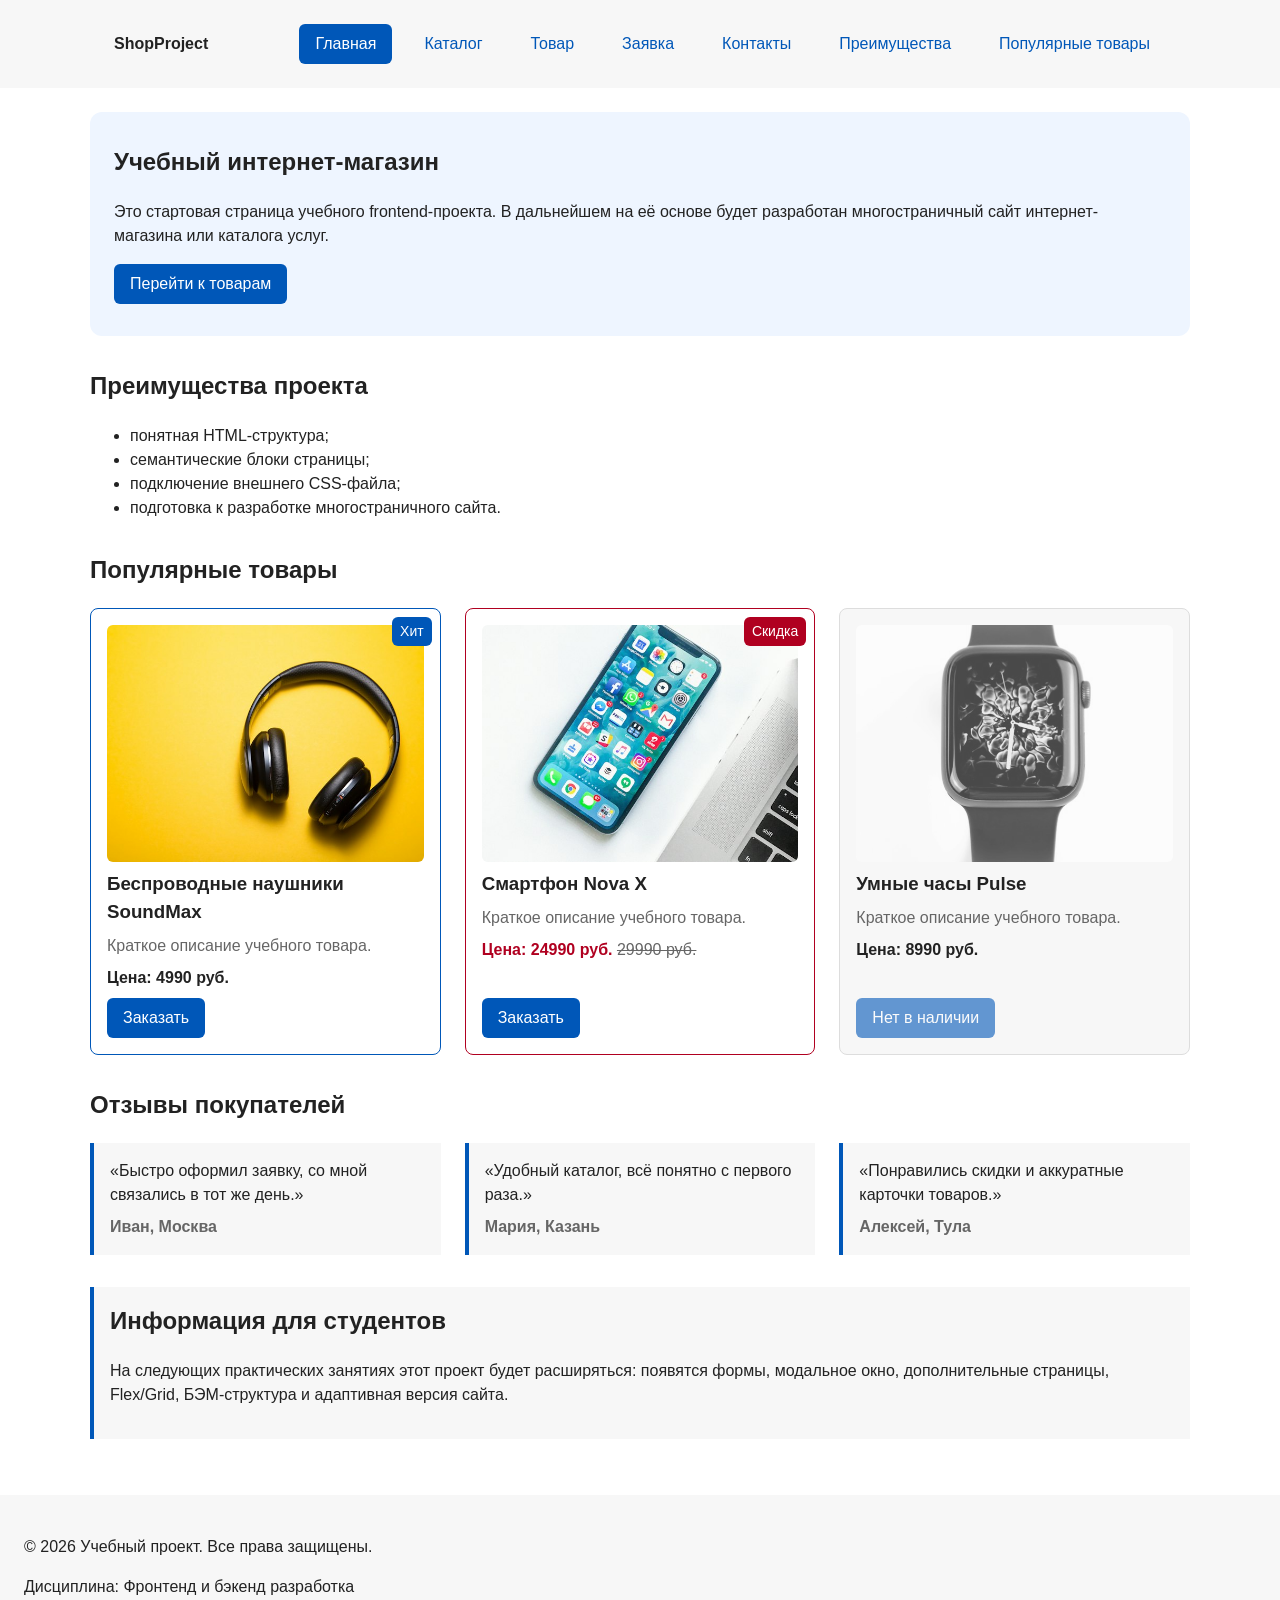
<file: index.html>
<!DOCTYPE html>
<html lang="ru">
<head>
  <meta charset="UTF-8">
  <meta name="viewport" content="width=device-width, initial-scale=1.0">
  <meta name="description" content="Главная страница учебного интернет-магазина.">
  <title>Главная — Учебный интернет-магазин</title>
  <link rel="stylesheet" href="css/style.css">
  <script src="js/main.js" defer></script>
</head>
<body class="page">
  <header class="site-header">
    <div class="site-header__inner">
      <a class="site-header__logo" href="index.html">ShopProject</a>

      <nav class="site-nav" aria-label="Основная навигация">
        <ul class="site-nav__list">
          <li class="site-nav__item"><a class="site-nav__link site-nav__link--active" href="index.html">Главная</a></li>
          <li class="site-nav__item"><a class="site-nav__link" href="catalog.html">Каталог</a></li>
          <li class="site-nav__item"><a class="site-nav__link" href="product.html">Товар</a></li>
          <li class="site-nav__item"><a class="site-nav__link" href="order.html">Заявка</a></li>
          <li class="site-nav__item"><a class="site-nav__link" href="contacts.html">Контакты</a></li>
          <li class="site-nav__item"><a class="site-nav__link" href="index.html#advantages">Преимущества</a></li>
          <li class="site-nav__item"><a class="site-nav__link" href="index.html#popular">Популярные товары</a></li>
        </ul>
      </nav>
    </div>
  </header>

  <main class="page__main">
    <section class="hero">
      <h1 class="hero__title">Учебный интернет-магазин</h1>
      <p class="hero__text">
        Это стартовая страница учебного frontend-проекта.
        В дальнейшем на её основе будет разработан многостраничный сайт
        интернет-магазина или каталога услуг.
      </p>
      <a class="button button--primary" href="#popular">Перейти к товарам</a>
    </section>

    <section class="section" id="advantages">
      <h2 class="section__title">Преимущества проекта</h2>

      <ul class="advantages-list">
        <li class="advantages-list__item">понятная HTML-структура;</li>
        <li class="advantages-list__item">семантические блоки страницы;</li>
        <li class="advantages-list__item">подключение внешнего CSS-файла;</li>
        <li class="advantages-list__item">подготовка к разработке многостраничного сайта.</li>
      </ul>
    </section>

    <section class="section" id="popular">
      <h2 class="section__title">Популярные товары</h2>
      <div class="products-grid">

      <article class="product-card product-card--featured">
        <img class="product-card__image" src="images/headphones.jpg" alt="Беспроводные наушники SoundMax" width="600" height="450" loading="lazy">
        <span class="product-card__badge">Хит</span>
        <h3 class="product-card__title">Беспроводные наушники SoundMax</h3>
        <p class="product-card__description">Краткое описание учебного товара.</p>
        <p class="product-card__price">Цена: 4990 руб.</p>
        <button class="button button--primary product-card__button" type="button" data-product="Беспроводные наушники SoundMax">
          Заказать
        </button>
      </article>

      <article class="product-card product-card--discount">
        <img class="product-card__image" src="images/phone.jpg" alt="Смартфон Nova X" width="600" height="450" loading="lazy">
        <span class="product-card__badge">Скидка</span>
        <h3 class="product-card__title">Смартфон Nova X</h3>
        <p class="product-card__description">Краткое описание учебного товара.</p>
        <p class="product-card__price">Цена: 24990 руб. <s class="product-card__old-price">29990 руб.</s></p>
        <button class="button button--primary product-card__button" type="button" data-product="Смартфон Nova X">
          Заказать
        </button>
      </article>

      <article class="product-card product-card--unavailable">
        <img class="product-card__image" src="images/smartwatch.jpg" alt="Умные часы Pulse" width="600" height="450" loading="lazy">
        <h3 class="product-card__title">Умные часы Pulse</h3>
        <p class="product-card__description">Краткое описание учебного товара.</p>
        <p class="product-card__price">Цена: 8990 руб.</p>
        <button class="button button--primary product-card__button" type="button" data-product="Умные часы Pulse" disabled>
          Нет в наличии
        </button>
      </article>
      </div>
    </section>

    <section class="section reviews" id="reviews">
      <h2 class="section__title">Отзывы покупателей</h2>

      <div class="reviews__list">
        <article class="review">
          <p class="review__text">«Быстро оформил заявку, со мной связались в тот же день.»</p>
          <p class="review__author">Иван, Москва</p>
        </article>

        <article class="review">
          <p class="review__text">«Удобный каталог, всё понятно с первого раза.»</p>
          <p class="review__author">Мария, Казань</p>
        </article>

        <article class="review">
          <p class="review__text">«Понравились скидки и аккуратные карточки товаров.»</p>
          <p class="review__author">Алексей, Тула</p>
        </article>
      </div>
    </section>

    <aside class="aside-info">
      <h2 class="aside-info__title">Информация для студентов</h2>
      <p class="aside-info__text">
        На следующих практических занятиях этот проект будет расширяться:
        появятся формы, модальное окно, дополнительные страницы, Flex/Grid,
        БЭМ-структура и адаптивная версия сайта.
      </p>
    </aside>
  </main>

  <footer class="site-footer" id="contacts">
    <p class="site-footer__text">&copy; 2026 Учебный проект. Все права защищены.</p>
    <p class="site-footer__text">Дисциплина: Фронтенд и бэкенд разработка</p>
  </footer>
<dialog class="order-dialog" id="order-dialog" aria-labelledby="order-dialog-title">
  <div class="order-dialog__inner">
    <button class="order-dialog__close" type="button" id="close-order-dialog-cross" aria-label="Закрыть окно">&times;</button>
    <h2 class="order-dialog__title" id="order-dialog-title">Оформление заявки</h2>
    <p class="order-dialog__product" id="dialog-product-name"></p>

    <form class="order-form" id="order-form" action="#" method="post" novalidate>
      <input id="selected-product" name="selected-product" type="hidden">

      <div class="order-form__field">
        <label class="order-form__label" for="order-name">Имя</label>
        <input
          class="order-form__input"
          id="order-name"
          name="name"
          type="text"
          placeholder="Введите ваше имя"
          minlength="2"
          autocomplete="given-name"
          required
        >
      </div>

      <div class="order-form__field">
        <label class="order-form__label" for="order-email">E-mail</label>
        <input
          class="order-form__input"
          id="order-email"
          name="email"
          type="email"
          placeholder="example@mail.ru"
          autocomplete="email"
          required
        >
      </div>

      <div class="order-form__field">
        <label class="order-form__label" for="order-phone">Телефон</label>
        <input
          class="order-form__input"
          id="order-phone"
          name="phone"
          type="tel"
          inputmode="tel"
          placeholder="+7 (900) 000-00-00"
          pattern="^\+7 \(\d{3}\) \d{3}-\d{2}-\d{2}$"
          required
        >
        <small class="order-form__hint">Формат: +7 (900) 000-00-00</small>
      </div>

      <div class="order-form__field">
        <label class="order-form__label" for="order-date">Дата связи</label>
        <input
          class="order-form__input"
          id="order-date"
          name="date"
          type="date"
        >
      </div>

      <div class="order-form__field">
        <label class="order-form__label" for="order-topic">Тема заявки</label>
        <select class="order-form__select" id="order-topic" name="topic" required>
          <option value="">Выберите тему</option>
          <option value="product">Заказ товара</option>
          <option value="consultation">Консультация</option>
          <option value="delivery">Доставка</option>
        </select>
      </div>

      <div class="order-form__field">
        <label class="order-form__label" for="order-comment">Комментарий</label>
        <textarea
          class="order-form__textarea"
          id="order-comment"
          name="comment"
          rows="4"
          placeholder="Укажите дополнительную информацию"
        ></textarea>
      </div>

      <div class="order-form__field order-form__field--checkbox">
        <label class="order-form__label">
          <input
            class="order-form__checkbox"
            id="order-agreement"
            name="agreement"
            type="checkbox"
            required
          >
          Я согласен на обработку данных
        </label>
      </div>

      <div class="order-form__actions">
        <button class="button button--secondary" type="button" id="close-order-dialog">Закрыть</button>
        <button class="button button--secondary" type="reset">Очистить</button>
        <button class="button button--primary" type="submit">Отправить заявку</button>
      </div>
    </form>
  </div>
</dialog>
<p class="success-message" id="success-message" hidden>
  Форма успешно отправлена!
</p>
<button
  class="button button--primary scroll-top"
  id="scroll-top"
  type="button"
  aria-label="Вернуться наверх"
  hidden
>
  ↑ Наверх
</button>
</body>
</html>
</file>
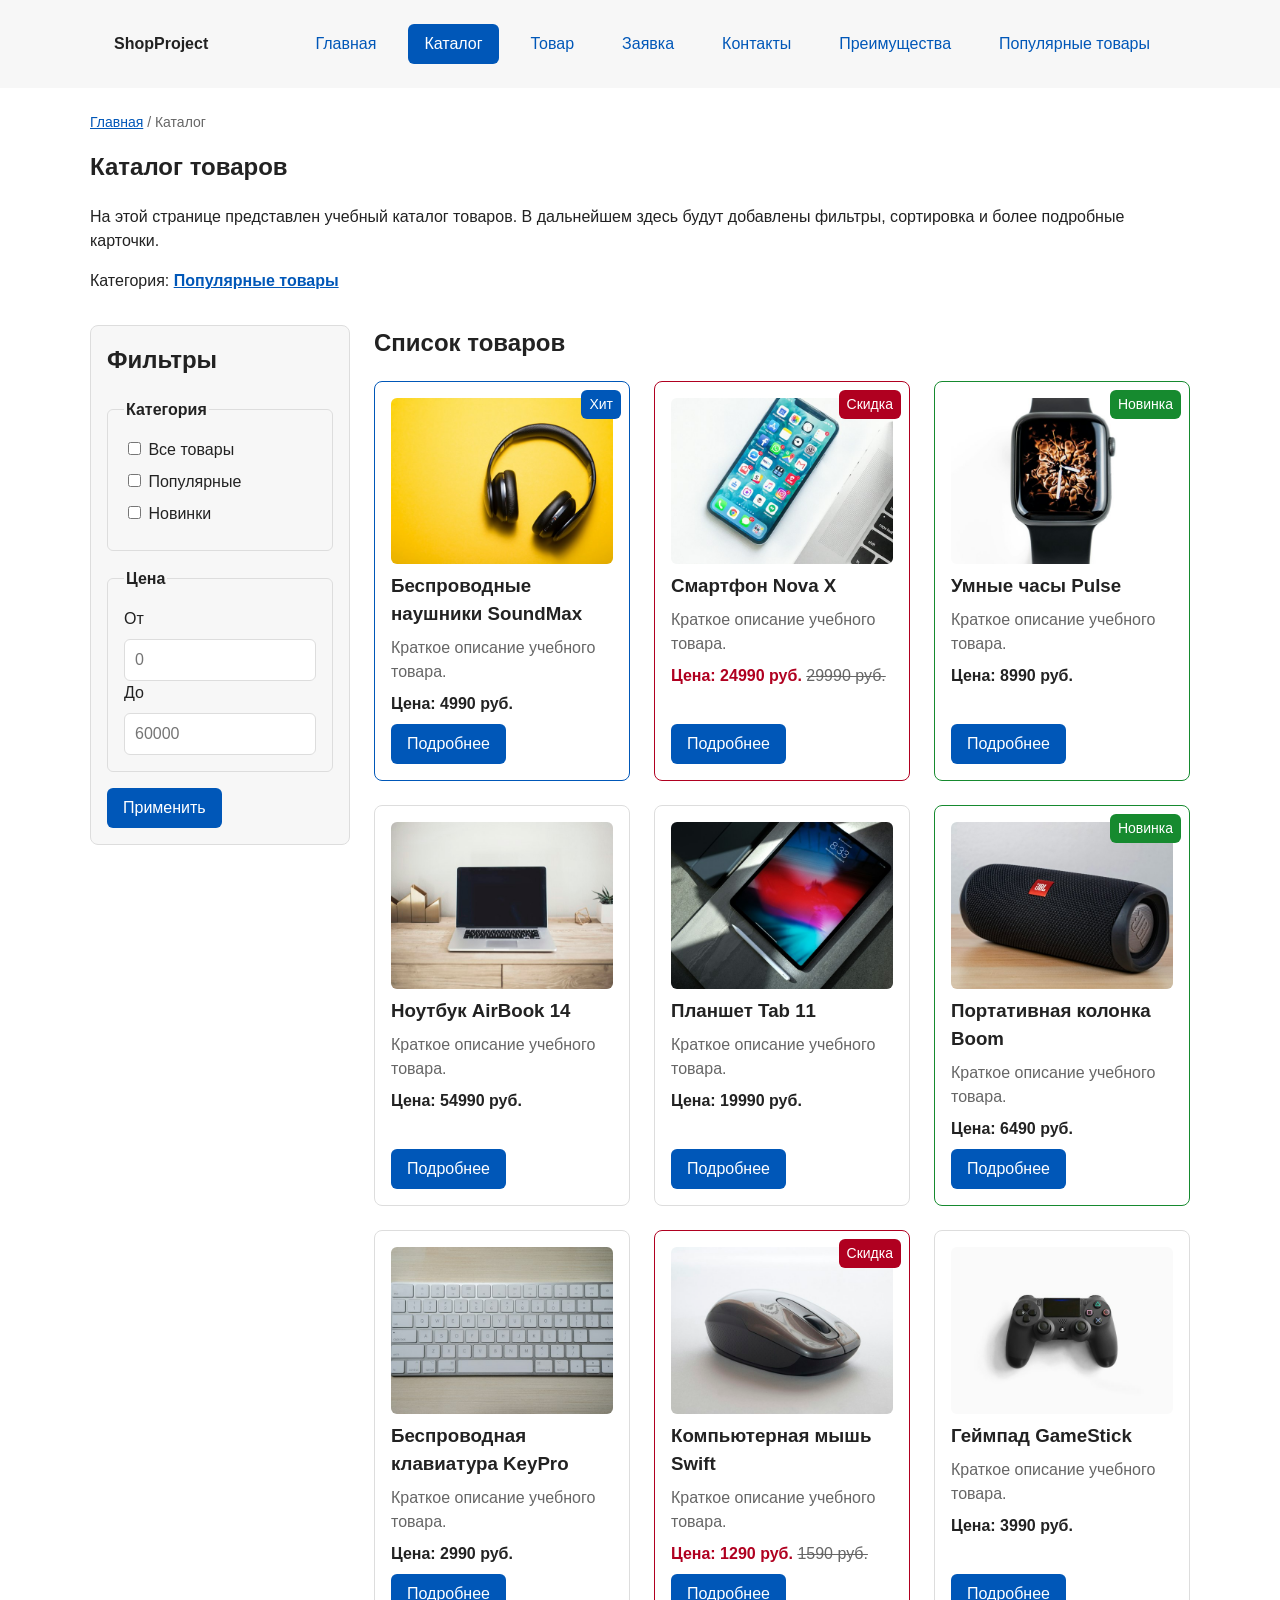
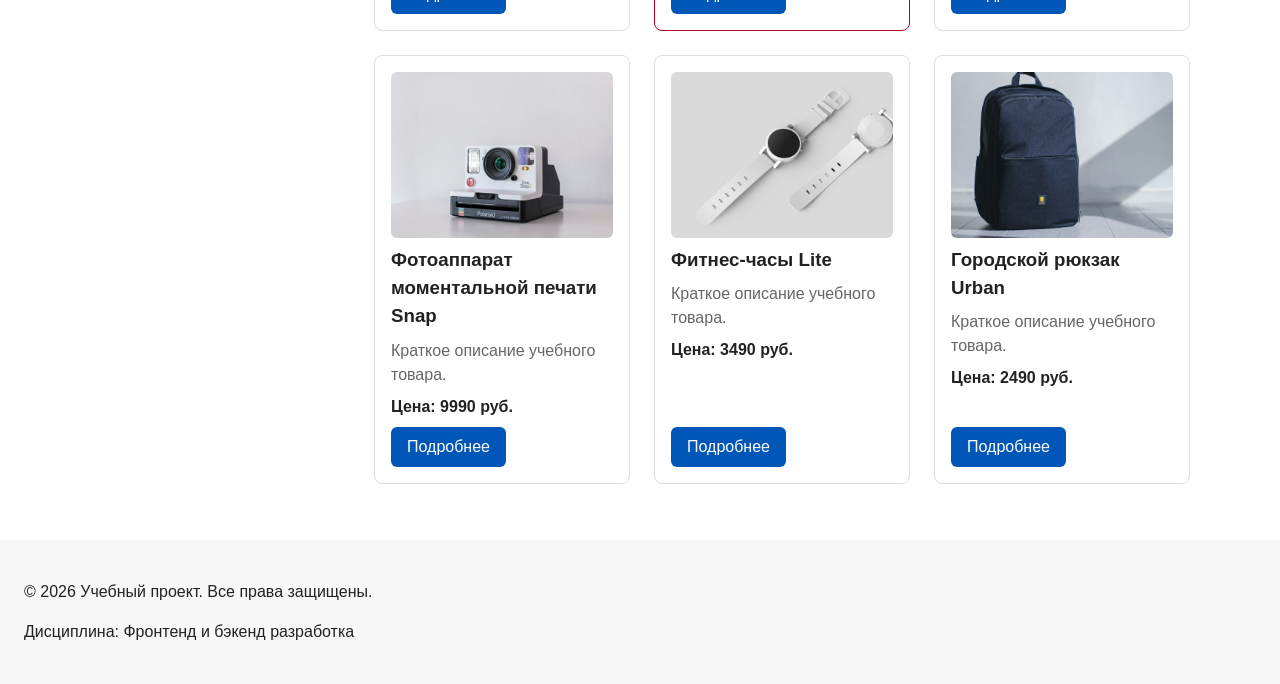
<file: catalog.html>
<!DOCTYPE html>
<html lang="ru">
<head>
  <meta charset="UTF-8">
  <meta name="viewport" content="width=device-width, initial-scale=1.0">
  <meta name="description" content="Каталог товаров учебного интернет-магазина.">
  <title>Каталог товаров — Учебный интернет-магазин</title>
  <link rel="stylesheet" href="css/style.css">
</head>
<body class="page">
  <header class="site-header">
    <div class="site-header__inner">
      <a class="site-header__logo" href="index.html">ShopProject</a>

      <nav class="site-nav" aria-label="Основная навигация">
        <ul class="site-nav__list">
          <li class="site-nav__item"><a class="site-nav__link" href="index.html">Главная</a></li>
          <li class="site-nav__item"><a class="site-nav__link site-nav__link--active" href="catalog.html">Каталог</a></li>
          <li class="site-nav__item"><a class="site-nav__link" href="product.html">Товар</a></li>
          <li class="site-nav__item"><a class="site-nav__link" href="order.html">Заявка</a></li>
          <li class="site-nav__item"><a class="site-nav__link" href="contacts.html">Контакты</a></li>
          <li class="site-nav__item"><a class="site-nav__link" href="index.html#advantages">Преимущества</a></li>
          <li class="site-nav__item"><a class="site-nav__link" href="index.html#popular">Популярные товары</a></li>
        </ul>
      </nav>
    </div>
  </header>

  <main class="page__main">
    <nav class="breadcrumbs" aria-label="Хлебные крошки">
      <a class="breadcrumbs__link" href="index.html">Главная</a>
      <span class="breadcrumbs__current">Каталог</span>
    </nav>

    <section class="section">
      <h1 class="section__title">Каталог товаров</h1>
      <p class="section__text">
        На этой странице представлен учебный каталог товаров.
        В дальнейшем здесь будут добавлены фильтры, сортировка и более
        подробные карточки.
      </p>
      <p class="section__text">
        Категория: <a class="section__link" href="category.html">Популярные товары</a>
      </p>
    </section>

    <section class="catalog-layout">
      <aside class="catalog-filters">
        <h2 class="catalog-filters__title">Фильтры</h2>

        <form class="filters-form" action="#" method="get">
          <fieldset class="filters-form__fieldset">
            <legend class="filters-form__legend">Категория</legend>

            <label class="filters-form__label">
              <input class="filters-form__checkbox" type="checkbox" name="category" value="all">
              Все товары
            </label>

            <label class="filters-form__label">
              <input class="filters-form__checkbox" type="checkbox" name="category" value="popular">
              Популярные
            </label>

            <label class="filters-form__label">
              <input class="filters-form__checkbox" type="checkbox" name="category" value="new">
              Новинки
            </label>
          </fieldset>

          <fieldset class="filters-form__fieldset">
            <legend class="filters-form__legend">Цена</legend>

            <label class="filters-form__label" for="price-from">От</label>
            <input class="filters-form__input" id="price-from" name="price-from" type="number" min="0" placeholder="0">

            <label class="filters-form__label" for="price-to">До</label>
            <input class="filters-form__input" id="price-to" name="price-to" type="number" min="0" placeholder="60000">
          </fieldset>

          <button class="button button--primary filters-form__button" type="submit">Применить</button>
        </form>
      </aside>

      <section class="catalog-products">
        <h2 class="catalog-products__title">Список товаров</h2>

        <div class="products-grid">
          <article class="product-card product-card--featured">
            <img class="product-card__image" src="images/headphones.jpg" alt="Беспроводные наушники SoundMax" width="600" height="450" loading="lazy">
            <span class="product-card__badge">Хит</span>
            <h3 class="product-card__title">Беспроводные наушники SoundMax</h3>
            <p class="product-card__description">Краткое описание учебного товара.</p>
            <p class="product-card__price">Цена: 4990 руб.</p>
            <a class="button button--primary product-card__button" href="product.html?id=1">Подробнее</a>
          </article>

          <article class="product-card product-card--discount">
            <img class="product-card__image" src="images/phone.jpg" alt="Смартфон Nova X" width="600" height="450" loading="lazy">
            <span class="product-card__badge">Скидка</span>
            <h3 class="product-card__title">Смартфон Nova X</h3>
            <p class="product-card__description">Краткое описание учебного товара.</p>
            <p class="product-card__price">Цена: 24990 руб. <s class="product-card__old-price">29990 руб.</s></p>
            <a class="button button--primary product-card__button" href="product.html?id=2">Подробнее</a>
          </article>

          <article class="product-card product-card--new">
            <img class="product-card__image" src="images/smartwatch.jpg" alt="Умные часы Pulse" width="600" height="450" loading="lazy">
            <span class="product-card__badge">Новинка</span>
            <h3 class="product-card__title">Умные часы Pulse</h3>
            <p class="product-card__description">Краткое описание учебного товара.</p>
            <p class="product-card__price">Цена: 8990 руб.</p>
            <a class="button button--primary product-card__button" href="product.html?id=3">Подробнее</a>
          </article>

          <article class="product-card">
            <img class="product-card__image" src="images/laptop.jpg" alt="Ноутбук AirBook 14" width="600" height="450" loading="lazy">
            <h3 class="product-card__title">Ноутбук AirBook 14</h3>
            <p class="product-card__description">Краткое описание учебного товара.</p>
            <p class="product-card__price">Цена: 54990 руб.</p>
            <a class="button button--primary product-card__button" href="product.html?id=4">Подробнее</a>
          </article>

          <article class="product-card">
            <img class="product-card__image" src="images/tablet.jpg" alt="Планшет Tab 11" width="600" height="450" loading="lazy">
            <h3 class="product-card__title">Планшет Tab 11</h3>
            <p class="product-card__description">Краткое описание учебного товара.</p>
            <p class="product-card__price">Цена: 19990 руб.</p>
            <a class="button button--primary product-card__button" href="product.html?id=5">Подробнее</a>
          </article>

          <article class="product-card product-card--new">
            <img class="product-card__image" src="images/speaker.jpg" alt="Портативная колонка Boom" width="600" height="450" loading="lazy">
            <span class="product-card__badge">Новинка</span>
            <h3 class="product-card__title">Портативная колонка Boom</h3>
            <p class="product-card__description">Краткое описание учебного товара.</p>
            <p class="product-card__price">Цена: 6490 руб.</p>
            <a class="button button--primary product-card__button" href="product.html?id=6">Подробнее</a>
          </article>

          <article class="product-card">
            <img class="product-card__image" src="images/keyboard.jpg" alt="Беспроводная клавиатура KeyPro" width="600" height="450" loading="lazy">
            <h3 class="product-card__title">Беспроводная клавиатура KeyPro</h3>
            <p class="product-card__description">Краткое описание учебного товара.</p>
            <p class="product-card__price">Цена: 2990 руб.</p>
            <a class="button button--primary product-card__button" href="product.html?id=7">Подробнее</a>
          </article>

          <article class="product-card product-card--discount">
            <img class="product-card__image" src="images/mouse.jpg" alt="Компьютерная мышь Swift" width="600" height="450" loading="lazy">
            <span class="product-card__badge">Скидка</span>
            <h3 class="product-card__title">Компьютерная мышь Swift</h3>
            <p class="product-card__description">Краткое описание учебного товара.</p>
            <p class="product-card__price">Цена: 1290 руб. <s class="product-card__old-price">1590 руб.</s></p>
            <a class="button button--primary product-card__button" href="product.html?id=8">Подробнее</a>
          </article>

          <article class="product-card">
            <img class="product-card__image" src="images/gamepad.jpg" alt="Геймпад GameStick" width="600" height="450" loading="lazy">
            <h3 class="product-card__title">Геймпад GameStick</h3>
            <p class="product-card__description">Краткое описание учебного товара.</p>
            <p class="product-card__price">Цена: 3990 руб.</p>
            <a class="button button--primary product-card__button" href="product.html?id=9">Подробнее</a>
          </article>

          <article class="product-card">
            <img class="product-card__image" src="images/camera.jpg" alt="Фотоаппарат моментальной печати Snap" width="600" height="450" loading="lazy">
            <h3 class="product-card__title">Фотоаппарат моментальной печати Snap</h3>
            <p class="product-card__description">Краткое описание учебного товара.</p>
            <p class="product-card__price">Цена: 9990 руб.</p>
            <a class="button button--primary product-card__button" href="product.html?id=10">Подробнее</a>
          </article>

          <article class="product-card">
            <img class="product-card__image" src="images/watch.jpg" alt="Фитнес-часы Lite" width="600" height="450" loading="lazy">
            <h3 class="product-card__title">Фитнес-часы Lite</h3>
            <p class="product-card__description">Краткое описание учебного товара.</p>
            <p class="product-card__price">Цена: 3490 руб.</p>
            <a class="button button--primary product-card__button" href="product.html?id=11">Подробнее</a>
          </article>

          <article class="product-card">
            <img class="product-card__image" src="images/backpack.jpg" alt="Городской рюкзак Urban" width="600" height="450" loading="lazy">
            <h3 class="product-card__title">Городской рюкзак Urban</h3>
            <p class="product-card__description">Краткое описание учебного товара.</p>
            <p class="product-card__price">Цена: 2490 руб.</p>
            <a class="button button--primary product-card__button" href="product.html?id=12">Подробнее</a>
          </article>
        </div>
      </section>
    </section>
  </main>

  <footer class="site-footer">
    <p class="site-footer__text">&copy; 2026 Учебный проект. Все права защищены.</p>
    <p class="site-footer__text">Дисциплина: Фронтенд и бэкенд разработка</p>
  </footer>
</body>
</html>
</file>
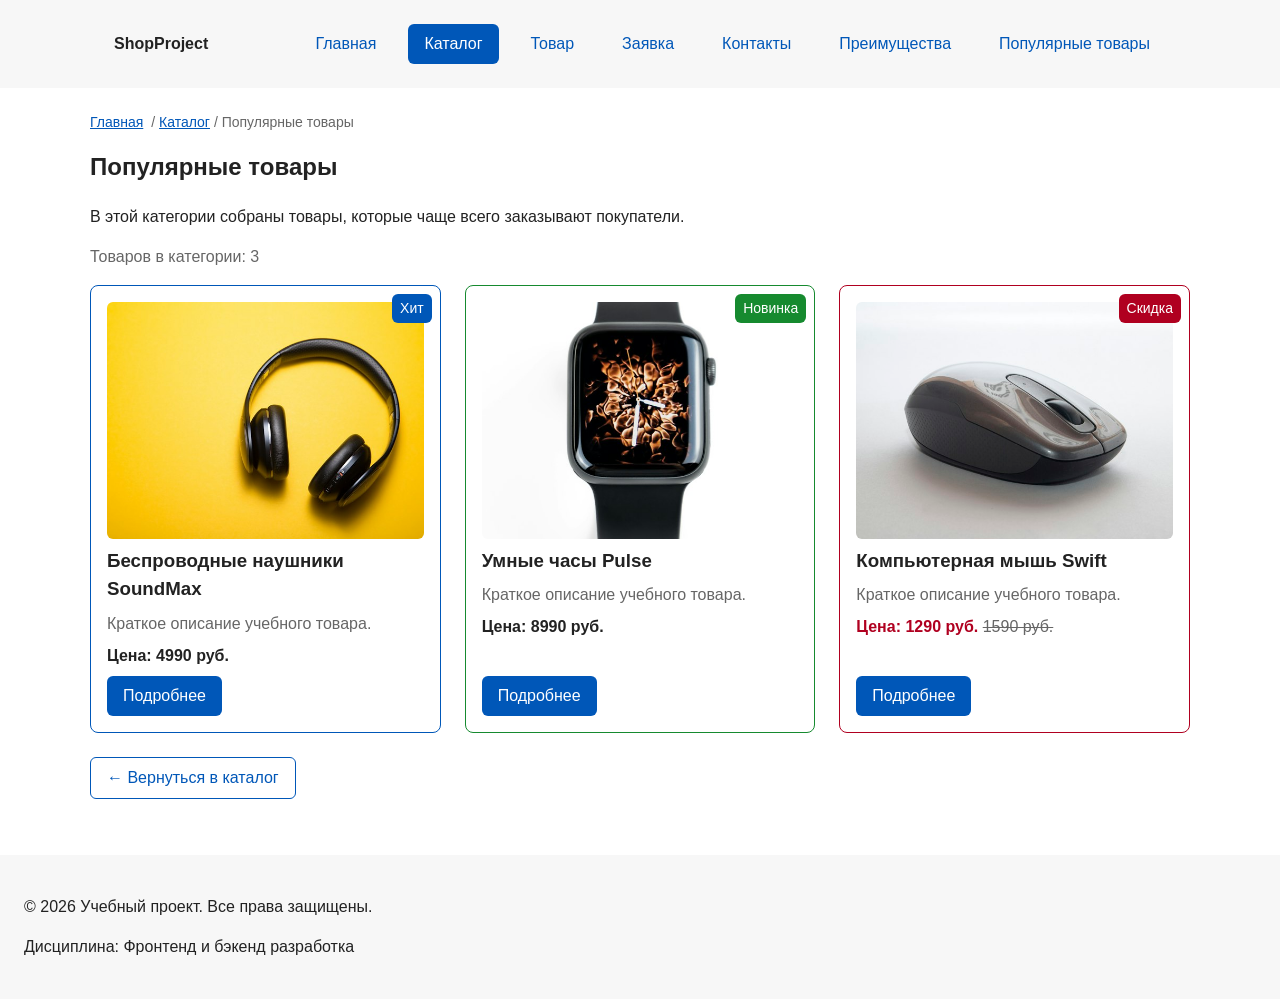
<file: category.html>
<!DOCTYPE html>
<html lang="ru">
<head>
  <meta charset="UTF-8">
  <meta name="viewport" content="width=device-width, initial-scale=1.0">
  <meta name="description" content="Популярные товары учебного интернет-магазина.">
  <title>Популярные товары — Учебный интернет-магазин</title>
  <link rel="stylesheet" href="css/style.css">
</head>
<body class="page">
  <header class="site-header">
    <div class="site-header__inner">
      <a class="site-header__logo" href="index.html">ShopProject</a>

      <nav class="site-nav" aria-label="Основная навигация">
        <ul class="site-nav__list">
          <li class="site-nav__item"><a class="site-nav__link" href="index.html">Главная</a></li>
          <li class="site-nav__item"><a class="site-nav__link site-nav__link--active" href="catalog.html">Каталог</a></li>
          <li class="site-nav__item"><a class="site-nav__link" href="product.html">Товар</a></li>
          <li class="site-nav__item"><a class="site-nav__link" href="order.html">Заявка</a></li>
          <li class="site-nav__item"><a class="site-nav__link" href="contacts.html">Контакты</a></li>
          <li class="site-nav__item"><a class="site-nav__link" href="index.html#advantages">Преимущества</a></li>
          <li class="site-nav__item"><a class="site-nav__link" href="index.html#popular">Популярные товары</a></li>
        </ul>
      </nav>
    </div>
  </header>

  <main class="page__main">
    <nav class="breadcrumbs" aria-label="Хлебные крошки">
      <a class="breadcrumbs__link" href="index.html">Главная</a>
      <a class="breadcrumbs__link breadcrumbs__link--inner" href="catalog.html">Каталог</a>
      <span class="breadcrumbs__current">Популярные товары</span>
    </nav>

    <section class="section category">
      <h1 class="section__title">Популярные товары</h1>
      <p class="section__text">
        В этой категории собраны товары, которые чаще всего заказывают покупатели.
      </p>
      <p class="category__count">Товаров в категории: 3</p>

      <div class="products-grid">
        <article class="product-card product-card--featured">
          <img class="product-card__image" src="images/headphones.jpg" alt="Беспроводные наушники SoundMax" width="600" height="450" loading="lazy">
          <span class="product-card__badge">Хит</span>
          <h3 class="product-card__title">Беспроводные наушники SoundMax</h3>
          <p class="product-card__description">Краткое описание учебного товара.</p>
          <p class="product-card__price">Цена: 4990 руб.</p>
          <a class="button button--primary product-card__button" href="product.html?id=1">Подробнее</a>
        </article>

        <article class="product-card product-card--new">
          <img class="product-card__image" src="images/smartwatch.jpg" alt="Умные часы Pulse" width="600" height="450" loading="lazy">
          <span class="product-card__badge">Новинка</span>
          <h3 class="product-card__title">Умные часы Pulse</h3>
          <p class="product-card__description">Краткое описание учебного товара.</p>
          <p class="product-card__price">Цена: 8990 руб.</p>
          <a class="button button--primary product-card__button" href="product.html?id=3">Подробнее</a>
        </article>

        <article class="product-card product-card--discount">
          <img class="product-card__image" src="images/mouse.jpg" alt="Компьютерная мышь Swift" width="600" height="450" loading="lazy">
          <span class="product-card__badge">Скидка</span>
          <h3 class="product-card__title">Компьютерная мышь Swift</h3>
          <p class="product-card__description">Краткое описание учебного товара.</p>
          <p class="product-card__price">Цена: 1290 руб. <s class="product-card__old-price">1590 руб.</s></p>
          <a class="button button--primary product-card__button" href="product.html?id=8">Подробнее</a>
        </article>
      </div>

      <a class="button button--secondary category__back" href="catalog.html">← Вернуться в каталог</a>
    </section>
  </main>

  <footer class="site-footer">
    <p class="site-footer__text">&copy; 2026 Учебный проект. Все права защищены.</p>
    <p class="site-footer__text">Дисциплина: Фронтенд и бэкенд разработка</p>
  </footer>
</body>
</html>
</file>
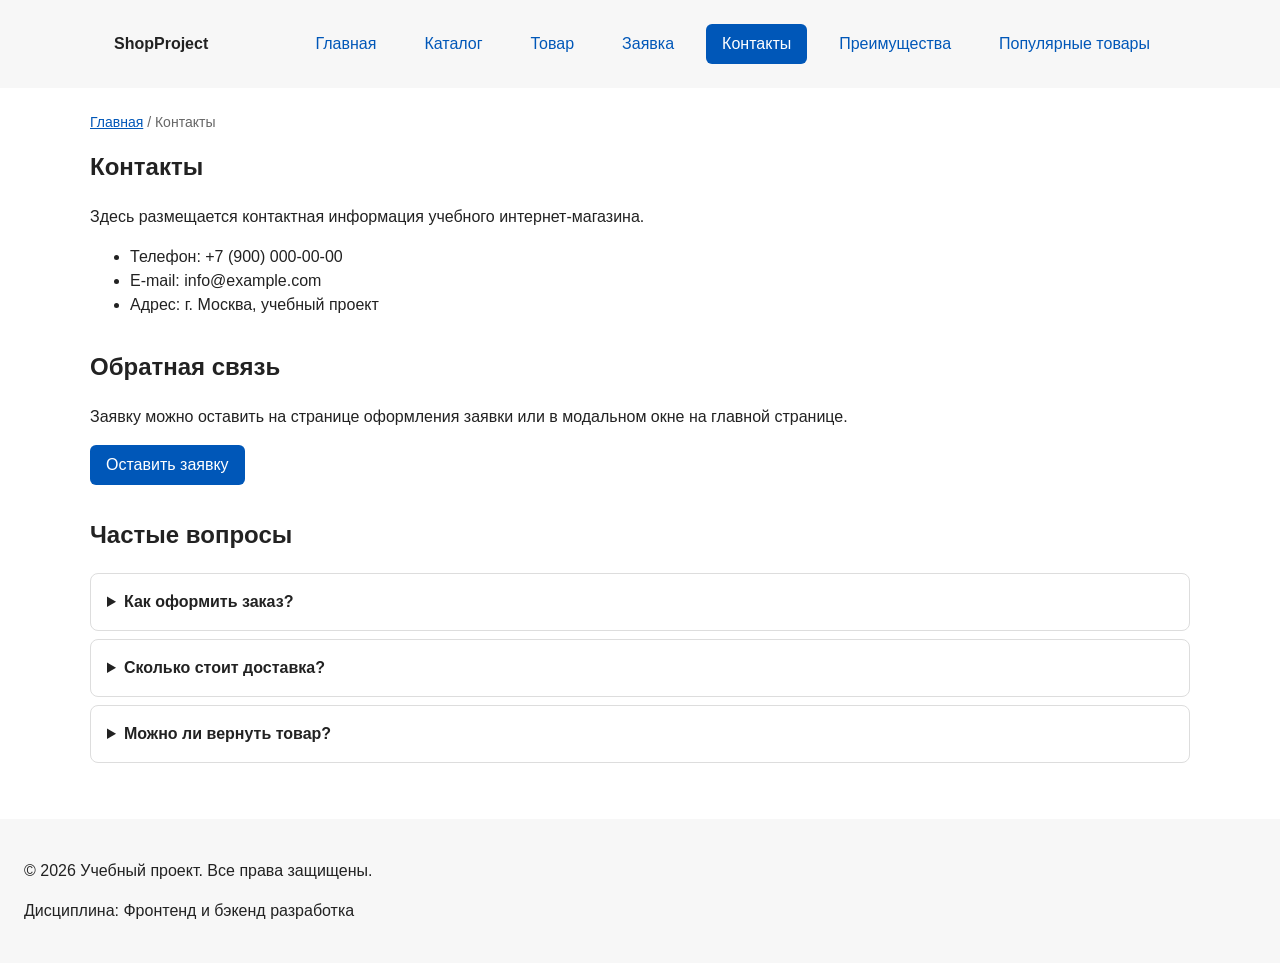
<file: contacts.html>
<!DOCTYPE html>
<html lang="ru">
<head>
  <meta charset="UTF-8">
  <meta name="viewport" content="width=device-width, initial-scale=1.0">
  <meta name="description" content="Контактная информация учебного интернет-магазина.">
  <title>Контакты — Учебный интернет-магазин</title>
  <link rel="stylesheet" href="css/style.css">
</head>
<body class="page">
  <header class="site-header">
    <div class="site-header__inner">
      <a class="site-header__logo" href="index.html">ShopProject</a>

      <nav class="site-nav" aria-label="Основная навигация">
        <ul class="site-nav__list">
          <li class="site-nav__item"><a class="site-nav__link" href="index.html">Главная</a></li>
          <li class="site-nav__item"><a class="site-nav__link" href="catalog.html">Каталог</a></li>
          <li class="site-nav__item"><a class="site-nav__link" href="product.html">Товар</a></li>
          <li class="site-nav__item"><a class="site-nav__link" href="order.html">Заявка</a></li>
          <li class="site-nav__item"><a class="site-nav__link site-nav__link--active" href="contacts.html">Контакты</a></li>
          <li class="site-nav__item"><a class="site-nav__link" href="index.html#advantages">Преимущества</a></li>
          <li class="site-nav__item"><a class="site-nav__link" href="index.html#popular">Популярные товары</a></li>
        </ul>
      </nav>
    </div>
  </header>

  <main class="page__main">
    <nav class="breadcrumbs" aria-label="Хлебные крошки">
      <a class="breadcrumbs__link" href="index.html">Главная</a>
      <span class="breadcrumbs__current">Контакты</span>
    </nav>

    <section class="section">
      <h1 class="section__title">Контакты</h1>
      <p class="section__text">
        Здесь размещается контактная информация учебного интернет-магазина.
      </p>

      <ul class="contacts-list">
        <li class="contacts-list__item">Телефон: +7 (900) 000-00-00</li>
        <li class="contacts-list__item">E-mail: info@example.com</li>
        <li class="contacts-list__item">Адрес: г. Москва, учебный проект</li>
      </ul>
    </section>

    <section class="section" id="feedback">
      <h2 class="section__title">Обратная связь</h2>
      <p class="section__text">
        Заявку можно оставить на странице оформления заявки или в модальном окне на главной странице.
      </p>
      <a class="button button--primary" href="order.html">Оставить заявку</a>
    </section>

    <section class="section faq" id="faq">
      <h2 class="section__title">Частые вопросы</h2>

      <details class="faq__item">
        <summary class="faq__question">Как оформить заказ?</summary>
        <p class="faq__answer">Выберите товар в каталоге и заполните форму на странице заявки.</p>
      </details>

      <details class="faq__item">
        <summary class="faq__question">Сколько стоит доставка?</summary>
        <p class="faq__answer">Доставка по Москве бесплатная при заказе от 3000 руб.</p>
      </details>

      <details class="faq__item">
        <summary class="faq__question">Можно ли вернуть товар?</summary>
        <p class="faq__answer">Да, в течение 14 дней после покупки.</p>
      </details>
    </section>
  </main>

  <footer class="site-footer">
    <p class="site-footer__text">&copy; 2026 Учебный проект. Все права защищены.</p>
    <p class="site-footer__text">Дисциплина: Фронтенд и бэкенд разработка</p>
  </footer>
</body>
</html>
</file>
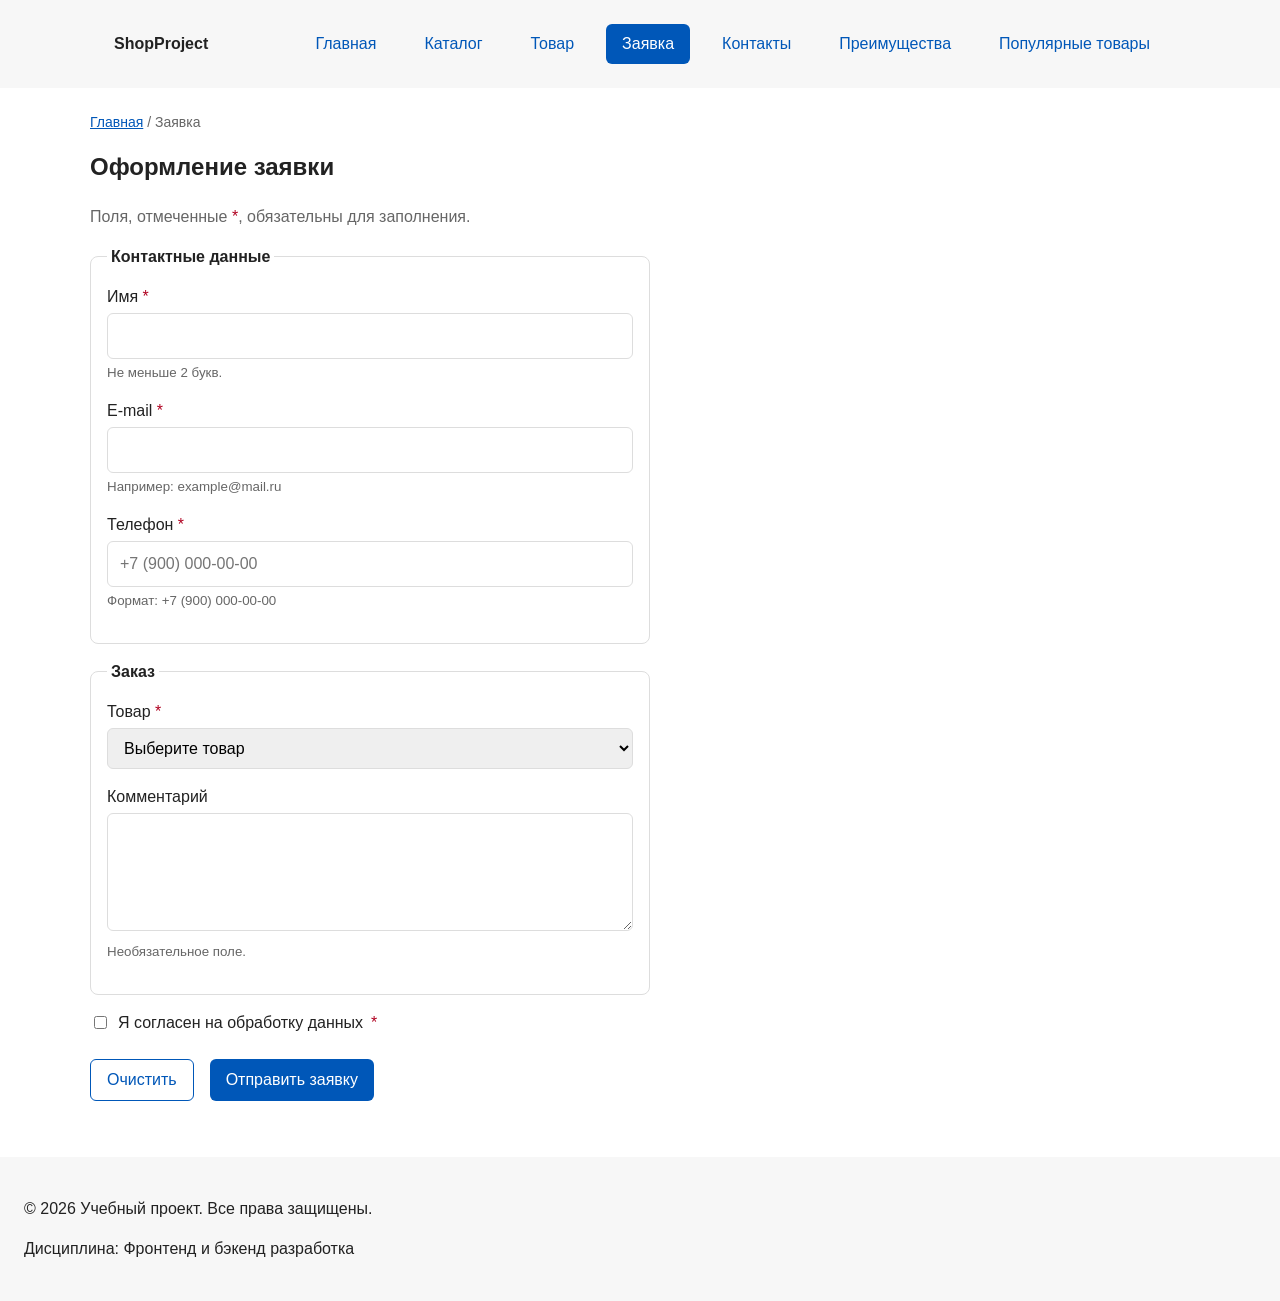
<file: order.html>
<!DOCTYPE html>
<html lang="ru">
<head>
  <meta charset="UTF-8">
  <meta name="viewport" content="width=device-width, initial-scale=1.0">
  <meta name="description" content="Оформление заявки в учебном интернет-магазине.">
  <title>Оформление заявки — Учебный интернет-магазин</title>
  <link rel="stylesheet" href="css/style.css">
</head>
<body class="page">
  <header class="site-header">
    <div class="site-header__inner">
      <a class="site-header__logo" href="index.html">ShopProject</a>

      <nav class="site-nav" aria-label="Основная навигация">
        <ul class="site-nav__list">
          <li class="site-nav__item"><a class="site-nav__link" href="index.html">Главная</a></li>
          <li class="site-nav__item"><a class="site-nav__link" href="catalog.html">Каталог</a></li>
          <li class="site-nav__item"><a class="site-nav__link" href="product.html">Товар</a></li>
          <li class="site-nav__item"><a class="site-nav__link site-nav__link--active" href="order.html">Заявка</a></li>
          <li class="site-nav__item"><a class="site-nav__link" href="contacts.html">Контакты</a></li>
          <li class="site-nav__item"><a class="site-nav__link" href="index.html#advantages">Преимущества</a></li>
          <li class="site-nav__item"><a class="site-nav__link" href="index.html#popular">Популярные товары</a></li>
        </ul>
      </nav>
    </div>
  </header>

  <main class="page__main">
    <nav class="breadcrumbs" aria-label="Хлебные крошки">
      <a class="breadcrumbs__link" href="index.html">Главная</a>
      <span class="breadcrumbs__current">Заявка</span>
    </nav>

    <section class="section">
      <h1 class="section__title">Оформление заявки</h1>

      <p class="order-form__note">
        Поля, отмеченные <span class="order-form__required" aria-hidden="true">*</span>, обязательны для заполнения.
      </p>

      <form class="order-form order-form--page" action="#" method="post">
        <fieldset class="order-form__fieldset">
          <legend class="order-form__legend">Контактные данные</legend>

          <div class="order-form__field">
            <label class="order-form__label" for="page-name">
              Имя <span class="order-form__required" aria-hidden="true">*</span>
            </label>
            <input class="order-form__input" id="page-name" name="name" type="text" minlength="2" autocomplete="name" aria-describedby="page-name-hint" required>
            <small class="order-form__hint" id="page-name-hint">Не меньше 2 букв.</small>
          </div>

          <div class="order-form__field">
            <label class="order-form__label" for="page-email">
              E-mail <span class="order-form__required" aria-hidden="true">*</span>
            </label>
            <input class="order-form__input" id="page-email" name="email" type="email" autocomplete="email" aria-describedby="page-email-hint" required>
            <small class="order-form__hint" id="page-email-hint">Например: example@mail.ru</small>
          </div>

          <div class="order-form__field">
            <label class="order-form__label" for="page-phone">
              Телефон <span class="order-form__required" aria-hidden="true">*</span>
            </label>
            <input class="order-form__input" id="page-phone" name="phone" type="tel" inputmode="tel" autocomplete="tel" placeholder="+7 (900) 000-00-00" pattern="\+7 \(\d{3}\) \d{3}-\d{2}-\d{2}" aria-describedby="page-phone-hint" required>
            <small class="order-form__hint" id="page-phone-hint">Формат: +7 (900) 000-00-00</small>
          </div>
        </fieldset>

        <fieldset class="order-form__fieldset">
          <legend class="order-form__legend">Заказ</legend>

          <div class="order-form__field">
            <label class="order-form__label" for="page-product">
              Товар <span class="order-form__required" aria-hidden="true">*</span>
            </label>
            <select class="order-form__select" id="page-product" name="product" required>
              <option value="">Выберите товар</option>
              <option value="product-1">Беспроводные наушники SoundMax</option>
              <option value="product-2">Смартфон Nova X</option>
              <option value="product-3">Умные часы Pulse</option>
              <option value="product-4">Ноутбук AirBook 14</option>
              <option value="product-5">Планшет Tab 11</option>
              <option value="product-6">Портативная колонка Boom</option>
              <option value="product-7">Беспроводная клавиатура KeyPro</option>
              <option value="product-8">Компьютерная мышь Swift</option>
              <option value="product-9">Геймпад GameStick</option>
              <option value="product-10">Фотоаппарат моментальной печати Snap</option>
              <option value="product-11">Фитнес-часы Lite</option>
              <option value="product-12">Городской рюкзак Urban</option>
            </select>
          </div>

          <div class="order-form__field">
            <label class="order-form__label" for="page-comment">Комментарий</label>
            <textarea class="order-form__textarea" id="page-comment" name="comment" rows="4" aria-describedby="page-comment-hint"></textarea>
            <small class="order-form__hint" id="page-comment-hint">Необязательное поле.</small>
          </div>
        </fieldset>

        <div class="order-form__field order-form__field--checkbox">
          <label class="order-form__label" for="page-agreement">
            <input class="order-form__checkbox" id="page-agreement" name="agreement" type="checkbox" required>
            Я согласен на обработку данных <span class="order-form__required" aria-hidden="true">*</span>
          </label>
        </div>

        <div class="order-form__actions">
          <button class="button button--secondary" type="reset">Очистить</button>
          <button class="button button--primary" type="submit">Отправить заявку</button>
        </div>
      </form>
    </section>
  </main>

  <footer class="site-footer">
    <p class="site-footer__text">&copy; 2026 Учебный проект. Все права защищены.</p>
    <p class="site-footer__text">Дисциплина: Фронтенд и бэкенд разработка</p>
  </footer>
</body>
</html>
</file>
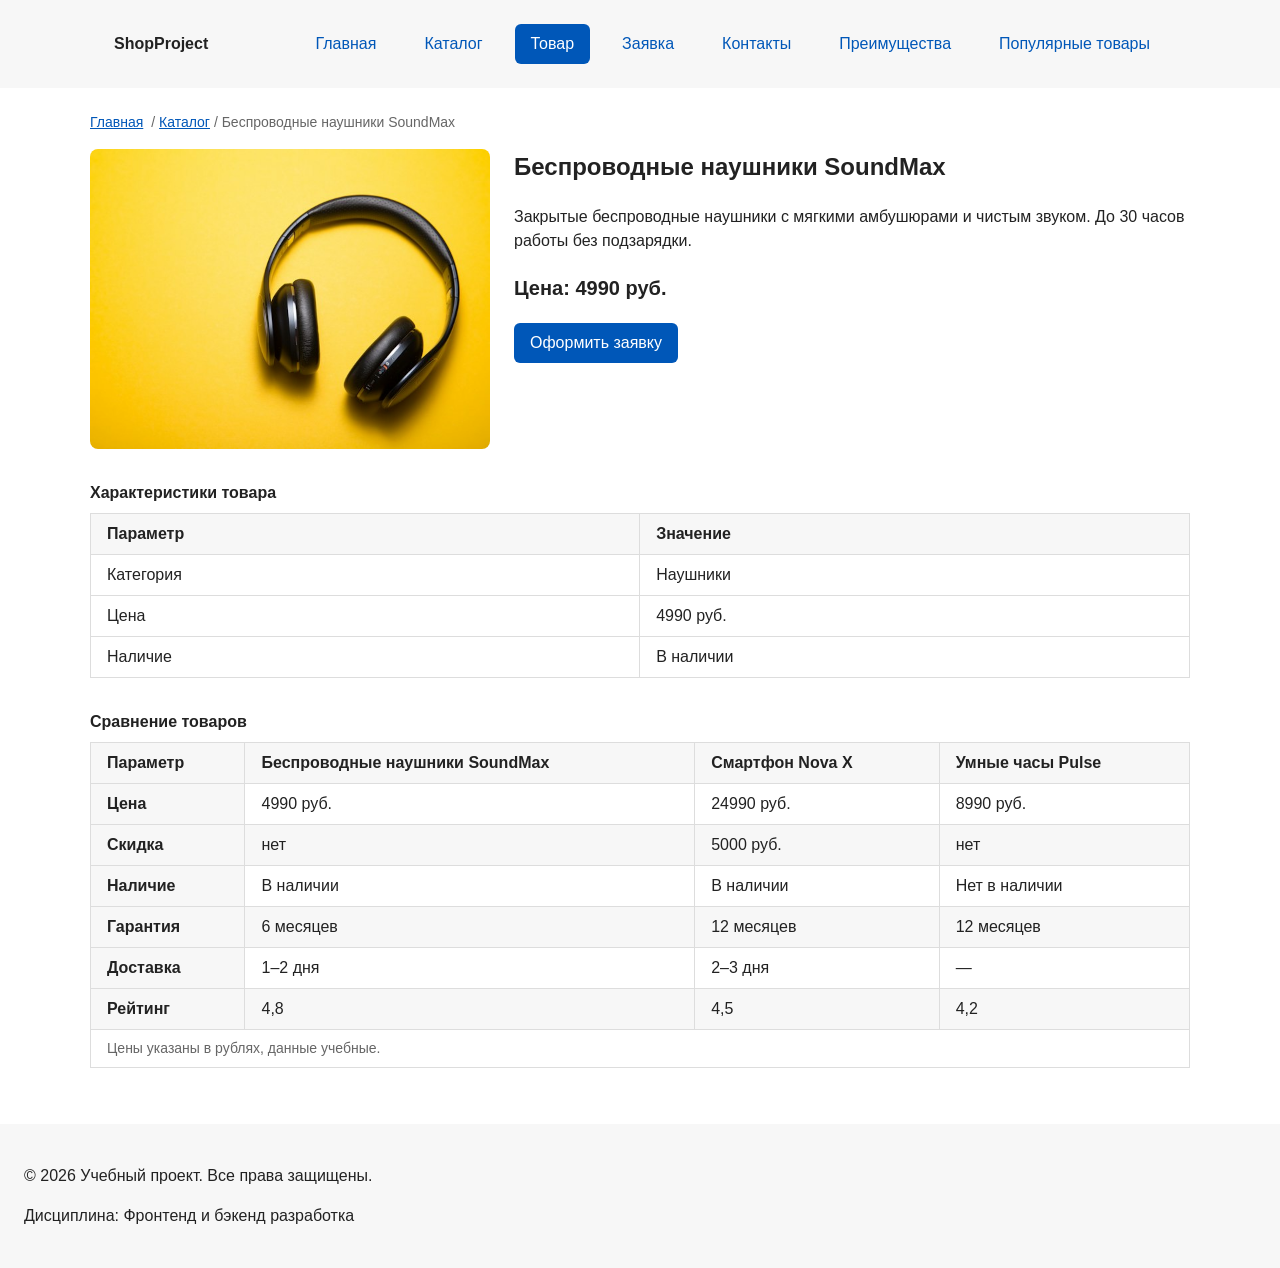
<file: product.html>
<!DOCTYPE html>
<html lang="ru">
<head>
  <meta charset="UTF-8">
  <meta name="viewport" content="width=device-width, initial-scale=1.0">
  <meta name="description" content="Карточка товара учебного интернет-магазина.">
  <title>Беспроводные наушники SoundMax — Учебный интернет-магазин</title>
  <link rel="stylesheet" href="css/style.css">
  <script src="js/product.js" defer></script>
</head>
<body class="page">
  <header class="site-header">
    <div class="site-header__inner">
      <a class="site-header__logo" href="index.html">ShopProject</a>

      <nav class="site-nav" aria-label="Основная навигация">
        <ul class="site-nav__list">
          <li class="site-nav__item"><a class="site-nav__link" href="index.html">Главная</a></li>
          <li class="site-nav__item"><a class="site-nav__link" href="catalog.html">Каталог</a></li>
          <li class="site-nav__item"><a class="site-nav__link site-nav__link--active" href="product.html">Товар</a></li>
          <li class="site-nav__item"><a class="site-nav__link" href="order.html">Заявка</a></li>
          <li class="site-nav__item"><a class="site-nav__link" href="contacts.html">Контакты</a></li>
          <li class="site-nav__item"><a class="site-nav__link" href="index.html#advantages">Преимущества</a></li>
          <li class="site-nav__item"><a class="site-nav__link" href="index.html#popular">Популярные товары</a></li>
        </ul>
      </nav>
    </div>
  </header>

  <main class="page__main">
    <nav class="breadcrumbs" aria-label="Хлебные крошки">
      <a class="breadcrumbs__link" href="index.html">Главная</a>
      <a class="breadcrumbs__link breadcrumbs__link--inner" href="catalog.html">Каталог</a>
      <span class="breadcrumbs__current" id="product-breadcrumb">Беспроводные наушники SoundMax</span>
    </nav>

    <section class="product">
      <img class="product__image" id="product-image" src="images/headphones.jpg" alt="Беспроводные наушники SoundMax" width="600" height="450">

      <div class="product__info">
        <h1 class="product__title" id="product-title">Беспроводные наушники SoundMax</h1>
        <p class="product__description" id="product-description">
          Закрытые беспроводные наушники с мягкими амбушюрами
          и чистым звуком. До 30 часов работы без подзарядки.
        </p>
        <p class="product__price" id="product-price">Цена: 4990 руб.</p>
        <a class="button button--primary" href="order.html">Оформить заявку</a>
      </div>
    </section>

    <section class="section">
      <table class="product-table">
        <caption class="product-table__caption">Характеристики товара</caption>
        <thead>
          <tr>
            <th class="product-table__cell product-table__cell--head">Параметр</th>
            <th class="product-table__cell product-table__cell--head">Значение</th>
          </tr>
        </thead>
        <tbody>
          <tr>
            <td class="product-table__cell">Категория</td>
            <td class="product-table__cell" id="product-category">Наушники</td>
          </tr>
          <tr>
            <td class="product-table__cell">Цена</td>
            <td class="product-table__cell" id="product-table-price">4990 руб.</td>
          </tr>
          <tr>
            <td class="product-table__cell">Наличие</td>
            <td class="product-table__cell" id="product-availability">В наличии</td>
          </tr>
        </tbody>
      </table>
    </section>

    <section class="section">
      <div class="table-wrapper">
        <table class="product-table product-table--compare">
          <caption class="product-table__caption">Сравнение товаров</caption>
          <thead>
            <tr>
              <th class="product-table__cell product-table__cell--head" scope="col">Параметр</th>
              <th class="product-table__cell product-table__cell--head" scope="col">Беспроводные наушники SoundMax</th>
              <th class="product-table__cell product-table__cell--head" scope="col">Смартфон Nova X</th>
              <th class="product-table__cell product-table__cell--head" scope="col">Умные часы Pulse</th>
            </tr>
          </thead>
          <tbody>
            <tr>
              <th class="product-table__cell product-table__cell--head" scope="row">Цена</th>
              <td class="product-table__cell">4990 руб.</td>
              <td class="product-table__cell">24990 руб.</td>
              <td class="product-table__cell">8990 руб.</td>
            </tr>
            <tr>
              <th class="product-table__cell product-table__cell--head" scope="row">Скидка</th>
              <td class="product-table__cell">нет</td>
              <td class="product-table__cell">5000 руб.</td>
              <td class="product-table__cell">нет</td>
            </tr>
            <tr>
              <th class="product-table__cell product-table__cell--head" scope="row">Наличие</th>
              <td class="product-table__cell">В наличии</td>
              <td class="product-table__cell">В наличии</td>
              <td class="product-table__cell">Нет в наличии</td>
            </tr>
            <tr>
              <th class="product-table__cell product-table__cell--head" scope="row">Гарантия</th>
              <td class="product-table__cell">6 месяцев</td>
              <td class="product-table__cell">12 месяцев</td>
              <td class="product-table__cell">12 месяцев</td>
            </tr>
            <tr>
              <th class="product-table__cell product-table__cell--head" scope="row">Доставка</th>
              <td class="product-table__cell">1–2 дня</td>
              <td class="product-table__cell">2–3 дня</td>
              <td class="product-table__cell">—</td>
            </tr>
            <tr>
              <th class="product-table__cell product-table__cell--head" scope="row">Рейтинг</th>
              <td class="product-table__cell">4,8</td>
              <td class="product-table__cell">4,5</td>
              <td class="product-table__cell">4,2</td>
            </tr>
          </tbody>
          <tfoot>
            <tr>
              <td class="product-table__cell product-table__footer" colspan="4">Цены указаны в рублях, данные учебные.</td>
            </tr>
          </tfoot>
        </table>
      </div>
    </section>
  </main>

  <footer class="site-footer">
    <p class="site-footer__text">&copy; 2026 Учебный проект. Все права защищены.</p>
    <p class="site-footer__text">Дисциплина: Фронтенд и бэкенд разработка</p>
  </footer>
</body>
</html>
</file>
<file: css/style.css>
/* ===============================
   1. Переменные проекта
   =============================== */

:root {
  /* Основные цвета проекта */
  --color-bg: #ffffff;
  --color-text: #222222;
  --color-muted: #666666;
  --color-primary: #0057b8;
  --color-primary-dark: #003f86;
  --color-border: #dddddd;
  --color-surface: #f7f7f7;
  --color-surface-accent: #eef5ff;
  --color-danger: #b00020;
  --color-success: #168a2f;
  --color-success-bg: #eefaf0;
  --color-white: #ffffff;

  /* Отступы */
  --space-xs: 4px;
  --space-sm: 8px;
  --space-md: 16px;
  --space-lg: 24px;
  --space-xl: 32px;

  /* Скругления */
  --radius-sm: 6px;
  --radius-md: 8px;
  --radius-lg: 12px;

  /* Размеры */
  --container-width: 1100px;
}

/* ===============================
   2. Базовые стили
   =============================== */

/*
  border-box делает расчёт размеров более понятным:
  width включает content, padding и border.
*/
* {
  box-sizing: border-box;
}

html {
  scroll-behavior: smooth;
}

body {
  margin: 0;
  font-family: Arial, sans-serif;
  line-height: 1.5;
  color: var(--color-text);
  background-color: var(--color-bg);
}

a {
  color: var(--color-primary);
}

a:hover {
  color: var(--color-primary-dark);
}

a:focus-visible {
  outline: 2px solid var(--color-primary);
  outline-offset: 3px;
}

:target {
  outline: 2px dashed var(--color-primary);
  outline-offset: 4px;
}

/* ===============================
   3. Блок page
   =============================== */

.page__main {
  padding: var(--space-lg);
}

/*
  Модификатор фиксирует страницу,
  когда открыто модальное окно.
*/
.page--locked {
  position: fixed;
  width: 100%;
  overflow-y: scroll;
}

/* ===============================
   4. Шапка и навигация
   =============================== */

.site-header {
  background-color: var(--color-surface);
}

.site-header__inner {
  display: flex;
  justify-content: space-between;
  align-items: center;
  flex-wrap: wrap;
  gap: var(--space-md);
  max-width: var(--container-width);
  margin: 0 auto;
  padding: var(--space-lg);
}

.site-header__logo {
  font-weight: 700;
  color: var(--color-text);
  text-decoration: none;
}

.site-nav__list {
  display: flex;
  flex-wrap: wrap;
  justify-content: center;
  align-items: center;
  gap: var(--space-md);
  margin: 0;
  padding: 0;
  list-style: none;
}

.site-nav__link {
  display: inline-block;
  padding: var(--space-sm) var(--space-md);
  color: var(--color-primary);
  text-decoration: none;
  border-radius: var(--radius-sm);
}

.site-nav__link:hover {
  color: var(--color-white);
  background-color: var(--color-primary);
}

.site-nav__link:focus-visible {
  outline: 2px solid var(--color-primary);
  outline-offset: 3px;
}

/*
  Активная ссылка — текущая страница.
*/
.site-nav__link--active {
  color: var(--color-white);
  background-color: var(--color-primary);
}

/* ===============================
   5. Хлебные крошки
   =============================== */

.breadcrumbs {
  max-width: var(--container-width);
  margin: 0 auto var(--space-md);
  font-size: 14px;
  color: var(--color-muted);
}

.breadcrumbs__link {
  color: var(--color-primary);
}

.breadcrumbs__current::before {
  content: " / ";
  color: var(--color-muted);
}

/* ===============================
   6. Разделы страницы
   =============================== */

.hero {
  max-width: var(--container-width);
  margin: 0 auto var(--space-xl);
  padding: var(--space-xl) var(--space-lg);
  background-color: var(--color-surface-accent);
  border-radius: var(--radius-lg);
}

.hero__title {
  margin-top: 0;
}

.section {
  max-width: var(--container-width);
  margin: 0 auto var(--space-xl);
}

.section__title {
  margin-top: 0;
}

.aside-info {
  max-width: var(--container-width);
  margin: 0 auto var(--space-xl);
  padding: var(--space-md);
  border-left: 4px solid var(--color-primary);
  background-color: var(--color-surface);
}

.aside-info__title {
  margin-top: 0;
}

/* ===============================
   7. Кнопки
   =============================== */

.button {
  display: inline-block;
  padding: var(--space-sm) var(--space-md);
  border: none;
  border-radius: var(--radius-sm);
  font: inherit;
  text-decoration: none;
  cursor: pointer;
}

.button--primary {
  color: var(--color-white);
  background-color: var(--color-primary);
}

.button--primary:hover {
  color: var(--color-white);
  background-color: var(--color-primary-dark);
}

.button--secondary {
  color: var(--color-primary);
  background-color: transparent;
  border: 1px solid var(--color-primary);
}

.button--secondary:hover {
  color: var(--color-white);
  background-color: var(--color-primary);
}

.button:focus-visible {
  outline: 2px solid var(--color-primary);
  outline-offset: 3px;
}

.button:disabled,
.button--disabled {
  opacity: 0.6;
  cursor: not-allowed;
}

.button--primary:disabled {
  background-color: var(--color-primary);
}

/* ===============================
   8. Карточки товаров
   =============================== */

.products-grid {
  display: grid;
  grid-template-columns: repeat(3, 1fr);
  gap: var(--space-lg);
}

.product-card {
  display: flex;
  flex-direction: column;
  gap: var(--space-sm);
  padding: var(--space-md);
  border: 1px solid var(--color-border);
  border-radius: var(--radius-md);
  background-color: var(--color-bg);
}

.product-card:hover {
  border-color: var(--color-primary);
}

/*
  Выделенная карточка товара.
*/
.product-card--featured {
  border-color: var(--color-primary);
}

/*
  Карточка товара со скидкой.
*/
.product-card--discount {
  border-color: var(--color-danger);
}

.product-card__title {
  margin: 0;
  color: var(--color-text);
}

.product-card__description {
  margin: 0;
  color: var(--color-muted);
}

.product-card__price {
  margin: 0;
  font-weight: 700;
}

.product-card--discount .product-card__price {
  color: var(--color-danger);
}

/*
  Кнопка прижимается к низу карточки.
*/
.product-card__button {
  margin-top: auto;
  align-self: flex-start;
}

/* ===============================
   9. Модальное окно и форма заявки
   =============================== */

.order-dialog {
  width: min(100% - 32px, 560px);
  padding: 0;
  border: none;
  border-radius: var(--radius-lg);
}

.order-dialog::backdrop {
  background-color: rgba(0, 0, 0, 0.5);
}

.order-dialog__title {
  margin-top: 0;
}

.order-form__field {
  margin-bottom: var(--space-md);
}

.order-form__label {
  display: block;
  margin-bottom: var(--space-xs);
}

.order-form__input,
.order-form__select,
.order-form__textarea {
  width: 100%;
  padding: 10px 12px;
  border: 1px solid var(--color-border);
  border-radius: var(--radius-sm);
  font: inherit;
}

.order-form__input:hover,
.order-form__select:hover,
.order-form__textarea:hover {
  border-color: var(--color-primary);
}

.order-form__input:focus-visible,
.order-form__select:focus-visible,
.order-form__textarea:focus-visible {
  outline: 2px solid var(--color-primary);
  outline-offset: 3px;
}

/*
  Подсветка поля с ошибкой.
*/
.order-form__input[aria-invalid="true"],
.order-form__select[aria-invalid="true"],
.order-form__textarea[aria-invalid="true"] {
  border-color: var(--color-danger);
}

.order-form__hint {
  display: block;
  margin-top: var(--space-xs);
  color: var(--color-muted);
}

.order-form__field--checkbox .order-form__label {
  display: flex;
  align-items: center;
  gap: var(--space-sm);
}

.order-form__actions {
  display: flex;
  gap: var(--space-md);
  margin-top: var(--space-lg);
}

.success-message {
  max-width: var(--container-width);
  margin: var(--space-lg) auto;
  padding: var(--space-md);
  border-left: 4px solid var(--color-success);
  background-color: var(--color-success-bg);
}

/* ===============================
   10. Кнопка «Наверх»
   =============================== */

.scroll-top {
  position: fixed;
  right: var(--space-lg);
  bottom: var(--space-lg);
  z-index: 10;
  box-shadow: 0 4px 12px rgba(0, 0, 0, 0.25);
}

.scroll-top[hidden] {
  display: none;
}

/* ===============================
   11. Страница каталога
   =============================== */

.catalog-layout {
  max-width: var(--container-width);
  margin: 0 auto var(--space-xl);
  display: grid;
  grid-template-columns: 260px 1fr;
  grid-template-areas: "filters products";
  gap: var(--space-lg);
}

.catalog-filters {
  grid-area: filters;
  padding: var(--space-md);
  border: 1px solid var(--color-border);
  border-radius: var(--radius-md);
  background-color: var(--color-surface);
}

.catalog-filters__title {
  margin-top: 0;
}

.catalog-products {
  grid-area: products;
}

.catalog-products__title {
  margin-top: 0;
}

.filters-form {
  display: grid;
  gap: var(--space-md);
}

.filters-form__fieldset {
  margin: 0;
  padding: var(--space-md);
  border: 1px solid var(--color-border);
  border-radius: var(--radius-sm);
}

.filters-form__legend {
  font-weight: 700;
}

.filters-form__label {
  display: block;
  margin-bottom: var(--space-sm);
}

.filters-form__input {
  width: 100%;
  padding: 8px 10px;
  border: 1px solid var(--color-border);
  border-radius: var(--radius-sm);
  font: inherit;
}

.filters-form__button {
  justify-self: start;
}

/* ===============================
   12. Подвал сайта
   =============================== */

.site-footer {
  padding: var(--space-lg);
  background-color: var(--color-surface);
}

/* ===============================
   13. Бейджи и варианты карточек
   =============================== */

.product-card {
  position: relative;
}

.product-card__badge {
  position: absolute;
  top: var(--space-sm);
  right: var(--space-sm);
  padding: 4px 8px;
  font-size: 14px;
  color: var(--color-white);
  background-color: var(--color-primary);
  border-radius: var(--radius-sm);
}

.product-card--discount .product-card__badge {
  background-color: var(--color-danger);
}

.product-card--new {
  border-color: var(--color-success);
}

.product-card--new .product-card__badge {
  background-color: var(--color-success);
}

.product-card__old-price {
  font-weight: 400;
  color: var(--color-muted);
}

.product-card--unavailable {
  background-color: var(--color-surface);
}

/* ===============================
   14. Sticky-фильтр каталога
   =============================== */

.catalog-filters {
  position: sticky;
  top: var(--space-lg);
  align-self: start;
}

/* ===============================
   15. Отзывы
   =============================== */

.reviews__list {
  display: grid;
  grid-template-columns: repeat(3, 1fr);
  gap: var(--space-lg);
}

.review {
  padding: var(--space-md);
  border-left: 4px solid var(--color-primary);
  background-color: var(--color-surface);
}

.review__text {
  margin: 0 0 var(--space-sm);
}

.review__author {
  margin: 0;
  font-weight: 700;
  color: var(--color-muted);
}

/* ===============================
   16. Частые вопросы
   =============================== */

.faq__item {
  margin-bottom: var(--space-sm);
  padding: var(--space-md);
  border: 1px solid var(--color-border);
  border-radius: var(--radius-md);
}

.faq__question {
  font-weight: 700;
  cursor: pointer;
}

.faq__question:focus-visible {
  outline: 2px solid var(--color-primary);
  outline-offset: 3px;
}

.faq__answer {
  margin: var(--space-sm) 0 0;
}

/* ===============================
   17. Страница товара
   =============================== */

.breadcrumbs__link--inner::before {
  content: "/";
  display: inline-block;
  margin: 0 4px;
  color: var(--color-muted);
}

.product {
  max-width: var(--container-width);
  margin: 0 auto var(--space-xl);
  display: grid;
  grid-template-columns: 400px 1fr;
  gap: var(--space-lg);
}

.product__image {
  max-width: 100%;
  height: auto;
  border-radius: var(--radius-md);
}

.product__title {
  margin-top: 0;
}

.product__price {
  font-size: 20px;
  font-weight: 700;
}

.product-table {
  width: 100%;
  border-collapse: collapse;
}

.product-table__caption {
  margin-bottom: var(--space-sm);
  font-weight: 700;
  text-align: left;
}

.product-table__cell {
  padding: var(--space-sm) var(--space-md);
  border: 1px solid var(--color-border);
  text-align: left;
}

.product-table__cell--head {
  background-color: var(--color-surface);
}

/* ===============================
   18. Страница заявки
   =============================== */

.order-form--page {
  max-width: 560px;
}

/* ===============================
   19. Страница категории
   =============================== */

.section__link {
  font-weight: 700;
}

.category__count {
  color: var(--color-muted);
}

.category__back {
  margin-top: var(--space-lg);
}

/* ===============================
   20. Таблица сравнения товаров
   =============================== */

.table-wrapper {
  overflow-x: auto;
}

.product-table--compare {
  min-width: 560px;
}

.product-table--compare tbody tr:nth-child(even) {
  background-color: var(--color-surface);
}

.product-table--compare tbody tr:hover {
  background-color: var(--color-surface-accent);
}

.product-table__footer {
  font-size: 14px;
  color: var(--color-muted);
}

/* ===============================
   21. Улучшенное модальное окно
   =============================== */

.order-dialog__inner {
  padding: var(--space-lg);
}

.order-dialog__close {
  position: absolute;
  top: var(--space-sm);
  right: var(--space-sm);
  width: 36px;
  height: 36px;
  border: none;
  border-radius: 50%;
  font-size: 24px;
  line-height: 1;
  color: var(--color-text);
  background-color: var(--color-surface);
  cursor: pointer;
}

.order-dialog__close:hover {
  background-color: var(--color-border);
}

.order-dialog__close:focus-visible {
  outline: 2px solid var(--color-primary);
  outline-offset: 2px;
}

.order-dialog__product {
  margin: 0 0 var(--space-md);
  font-weight: 700;
  color: var(--color-primary);
}

.order-dialog[open] {
  animation: dialog-show 0.3s ease;
}

@keyframes dialog-show {
  from {
    opacity: 0;
    transform: translateY(-20px);
  }

  to {
    opacity: 1;
    transform: translateY(0);
  }
}

/* ===============================
   22. Доступность формы
   =============================== */

.order-form__fieldset {
  margin: 0 0 var(--space-md);
  padding: var(--space-md);
  border: 1px solid var(--color-border);
  border-radius: var(--radius-md);
}

.order-form__legend {
  padding: 0 var(--space-xs);
  font-weight: 700;
}

.order-form__note {
  color: var(--color-muted);
}

.order-form__required {
  color: var(--color-danger);
}

.order-form__input:user-invalid,
.order-form__select:user-invalid {
  border-color: var(--color-danger);
}

.order-form__checkbox:focus-visible {
  outline: 2px solid var(--color-primary);
  outline-offset: 2px;
}

/* ===============================
   23. Изображения товаров
   =============================== */

.product-card__image {
  display: block;
  width: 100%;
  height: auto;
  aspect-ratio: 4 / 3;
  object-fit: cover;
  border-radius: var(--radius-sm);
}

.product-card__badge {
  z-index: 1;
}

.product-card--unavailable .product-card__image {
  filter: grayscale(1);
  opacity: 0.7;
}
</file>
